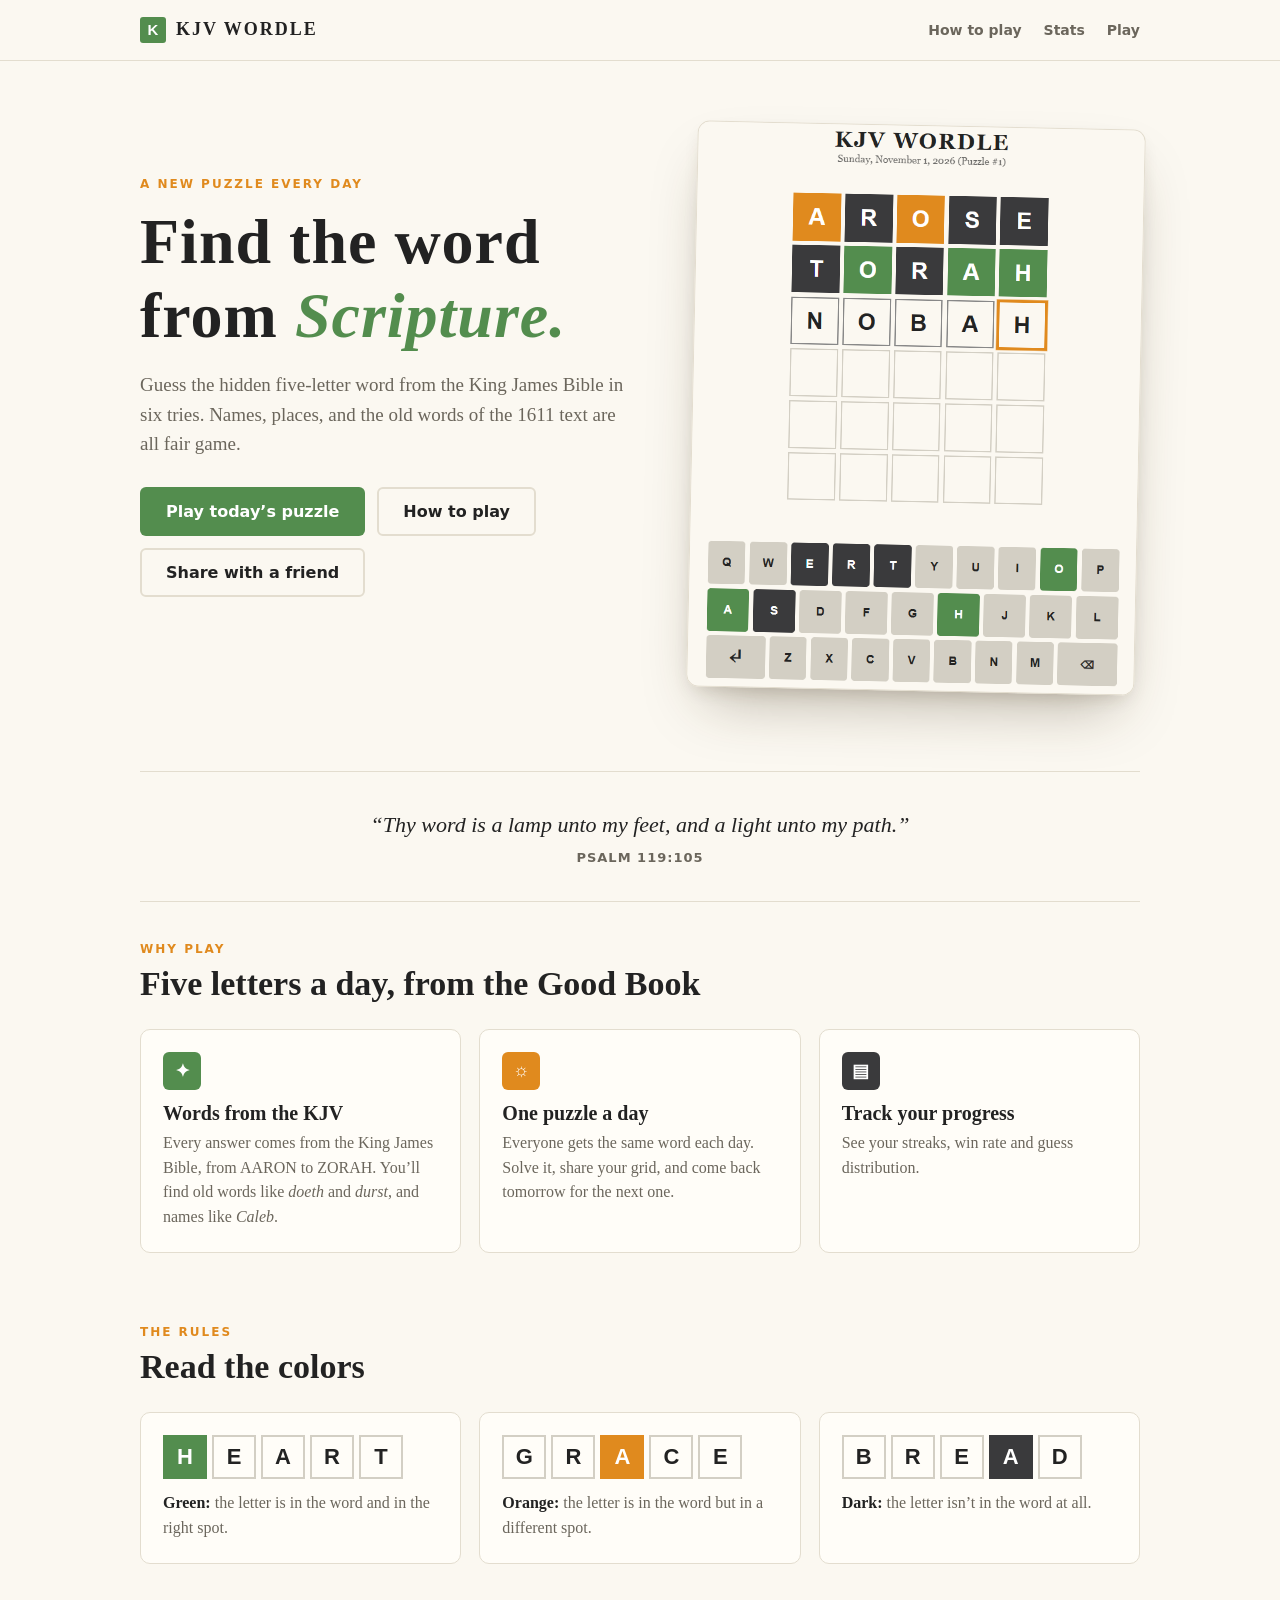
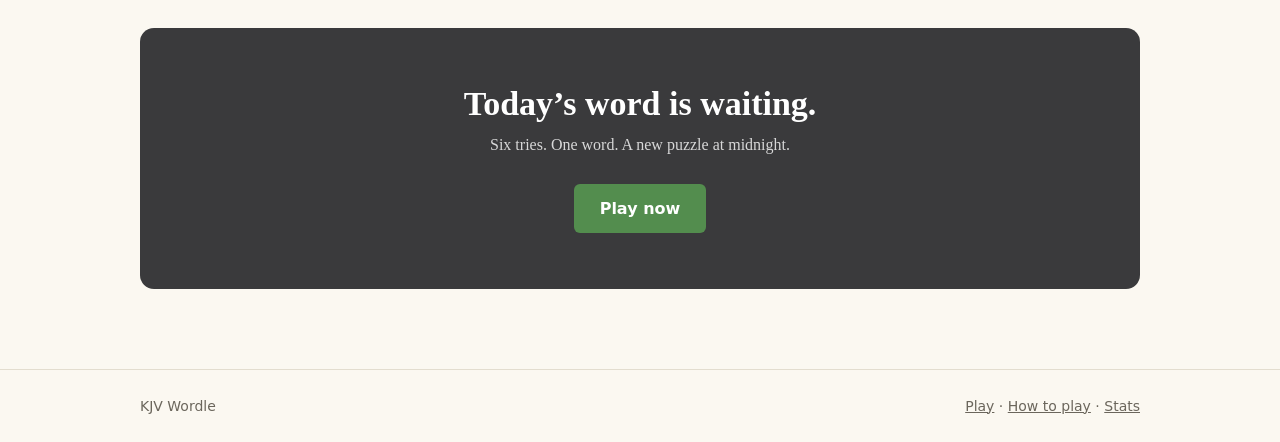
<file: index.html>
<!DOCTYPE html>
<html lang="en">
<head>
<meta charset="utf-8">
<meta name="viewport" content="width=device-width,initial-scale=1">
<title>KJV Wordle — A daily word puzzle from the King James Bible</title>
<meta name="description" content="Guess the five-letter word from the King James Bible in six tries. A new puzzle every day.">
<link rel="stylesheet" href="site.css">
<style>
.hero{display:grid;grid-template-columns:1.05fr .95fr;gap:56px;align-items:center;padding:64px 0 40px}
.hero h1{font-size:clamp(40px,6vw,64px);letter-spacing:1px;margin:14px 0 18px}
.hero h1 em{font-style:italic;color:var(--g)}
.hero p.lead{font-size:19px;color:var(--muted);max-width:30em;margin:0 0 28px}
.cta{display:flex;gap:12px;flex-wrap:wrap;align-items:center}
.live{margin-top:22px;font:14px system-ui,sans-serif;color:var(--muted);display:flex;align-items:center;gap:8px;min-height:20px}
.live .dot{width:8px;height:8px;border-radius:50%;background:var(--g);box-shadow:0 0 0 4px color-mix(in srgb,var(--g) 25%,transparent)}
.shot{position:relative}
.shot img{width:100%;height:auto;display:block;border-radius:12px;border:1px solid var(--line);box-shadow:0 30px 60px -20px rgba(60,45,20,.35),0 8px 20px -8px rgba(60,45,20,.2);transform:rotate(1.2deg)}
.shot::before{content:"";position:absolute;inset:-18px -18px 18px 18px;border:2px solid var(--o);border-radius:14px;opacity:.35;transform:rotate(-2deg);z-index:-1}
.verse{text-align:center;padding:36px 0;border-top:1px solid var(--line);border-bottom:1px solid var(--line);margin:40px 0}
.verse q{font-size:22px;font-style:italic;quotes:"“" "”"}
.verse cite{display:block;margin-top:8px;font:600 13px system-ui,sans-serif;letter-spacing:1px;color:var(--muted);font-style:normal}
.features{display:grid;grid-template-columns:repeat(3,1fr);gap:18px}
.features h3{font-size:20px;margin:12px 0 6px}
.features p{margin:0;color:var(--muted)}
.ic{width:38px;height:38px;border-radius:6px;display:grid;place-items:center;color:#fff;font:700 18px sans-serif}
section h2{font-size:34px;margin:8px 0 26px}
.how{display:grid;grid-template-columns:repeat(3,1fr);gap:18px;margin-top:8px}
.how p{margin:12px 0 0;color:var(--muted)}
.how strong{color:var(--fg)}
.final{text-align:center;padding:56px 20px;margin-top:64px;background:var(--b);color:#fff;border-radius:14px}
.final h2{color:#fff;margin:0 0 10px}
.final p{opacity:.8;margin:0 0 26px}
@media(max-width:860px){.hero{grid-template-columns:1fr;gap:40px;padding-top:40px}.shot{max-width:460px;margin:0 auto}.features,.how{grid-template-columns:1fr}}
</style>
<link rel="manifest" href="manifest.webmanifest">
<meta name="theme-color" content="#1b2a41">
<link rel="icon" type="image/png" href="icon-192.png">
<link rel="apple-touch-icon" href="apple-touch-icon.png">
<meta name="mobile-web-app-capable" content="yes">
<meta name="apple-mobile-web-app-capable" content="yes">
<meta name="apple-mobile-web-app-title" content="KJV Wordle">
</head>
<body>
<header class="site"><div class="wrap">
  <a class="brand" href="index.html"><i>K</i><span>KJV WORDLE</span></a>
  <nav><a href="how-to-play.html">How to play</a><a href="dashboard.html">Stats</a><a href="play.html">Play</a></nav>
</div></header>

<main class="wrap">
  <section class="hero">
    <div>
      <div class="eyebrow">A new puzzle every day</div>
      <h1>Find the word<br>from <em>Scripture.</em></h1>
      <p class="lead">Guess the hidden five-letter word from the King James Bible in six tries. Names, places, and the old words of the 1611 text are all fair game.</p>
      <div class="cta">
        <a class="btn primary" href="play.html">Play today’s puzzle</a>
        <a class="btn ghost" href="how-to-play.html">How to play</a>
        <a class="btn ghost" href="#" id="invite">Share with a friend</a>
        <a class="btn primary" href="#" id="install" style="display:none">Install app</a>
      </div>
      <div class="live" id="live"></div>
      <div id="ios" style="display:none;margin-top:20px;padding:14px 18px;border:1px solid var(--line);border-radius:8px;max-width:30rem">
        <strong>Add KJV Wordle to your iPhone</strong>
        <ol style="margin:8px 0 0;padding-left:20px;line-height:1.6">
          <li>Open this page in Safari.</li>
          <li>Tap the Share button (the square with an arrow).</li>
          <li>Tap Add to Home Screen, then Add.</li>
        </ol>
      </div>
    </div>
    <div class="shot"><img src="screenshot.png" width="678" height="856" alt="A KJV Wordle game in progress: AROSE, then TORAH, with NOBAH being typed in"></div>
  </section>

  <div class="verse"><q>Thy word is a lamp unto my feet, and a light unto my path.</q><cite>PSALM 119:105</cite></div>

  <section>
    <div class="eyebrow">Why play</div>
    <h2>Five letters a day, from the Good Book</h2>
    <div class="features">
      <div class="card"><div class="ic" style="background:var(--g)">✦</div><h3>Words from the KJV</h3><p>Every answer comes from the King James Bible, from AARON to ZORAH. You’ll find old words like <em>doeth</em> and <em>durst</em>, and names like <em>Caleb</em>.</p></div>
      <div class="card"><div class="ic" style="background:var(--o)">☼</div><h3>One puzzle a day</h3><p>Everyone gets the same word each day. Solve it, share your grid, and come back tomorrow for the next one.</p></div>
      <div class="card"><div class="ic" style="background:var(--b)">▤</div><h3>Track your progress</h3><p>See your streaks, win rate and guess distribution.</p></div>
    </div>
  </section>

  <section style="margin-top:72px">
    <div class="eyebrow">The rules</div>
    <h2>Read the colors</h2>
    <div class="how">
      <div class="card"><div class="tiles"><b class="g">H</b><b class="e">E</b><b class="e">A</b><b class="e">R</b><b class="e">T</b></div><p><strong>Green:</strong> the letter is in the word and in the right spot.</p></div>
      <div class="card"><div class="tiles"><b class="e">G</b><b class="e">R</b><b class="o">A</b><b class="e">C</b><b class="e">E</b></div><p><strong>Orange:</strong> the letter is in the word but in a different spot.</p></div>
      <div class="card"><div class="tiles"><b class="e">B</b><b class="e">R</b><b class="e">E</b><b class="b">A</b><b class="e">D</b></div><p><strong>Dark:</strong> the letter isn’t in the word at all.</p></div>
    </div>
  </section>

  <section class="final">
    <h2>Today’s word is waiting.</h2>
    <p>Six tries. One word. A new puzzle at midnight.</p>
    <a class="btn primary" href="play.html">Play now</a>
  </section>
</main>

<footer class="site"><div class="wrap"><span>KJV Wordle</span><span><a href="play.html">Play</a> · <a href="how-to-play.html">How to play</a> · <a href="dashboard.html">Stats</a></span></div></footer>

<script>
const now=new Date(),num=Math.max(0,Math.round((Date.UTC(now.getFullYear(),now.getMonth(),now.getDate())-Date.UTC(2026,10,1))/864e5));

</script>
<script>
document.getElementById("invite").onclick=async e=>{e.preventDefault();const b=e.currentTarget,u=location.origin+location.pathname.replace(/[^\/]*$/,"")+"play.html",t="Try KJV Wordle, a daily five-letter word game with words from the King James Bible.";
try{if(navigator.share){await navigator.share({title:"KJV Wordle",text:t,url:u});return}}catch(x){}
try{await navigator.clipboard.writeText(t+" "+u);b.textContent="Link copied!"}catch(x){prompt("Copy this link:",u)}
setTimeout(()=>b.textContent="Share with a friend",2000)};
</script>
<script>if("serviceWorker"in navigator)addEventListener("load",()=>navigator.serviceWorker.register("sw.js").catch(()=>{}));</script>
<script>
let dp;addEventListener("beforeinstallprompt",e=>{e.preventDefault();dp=e;document.getElementById("install").style.display="inline-block"});
document.getElementById("install").onclick=async e=>{e.preventDefault();if(!dp)return;dp.prompt();await dp.userChoice;dp=null;e.currentTarget.style.display="none"};
</script>
<script>
(function(){var ios=/iPhone|iPad|iPod/.test(navigator.userAgent)||(navigator.platform==="MacIntel"&&navigator.maxTouchPoints>1);
var installed=navigator.standalone||matchMedia("(display-mode: standalone)").matches;
if(ios&&!installed)document.getElementById("ios").style.display="block"})();
</script>
</body>
</html>
</file>
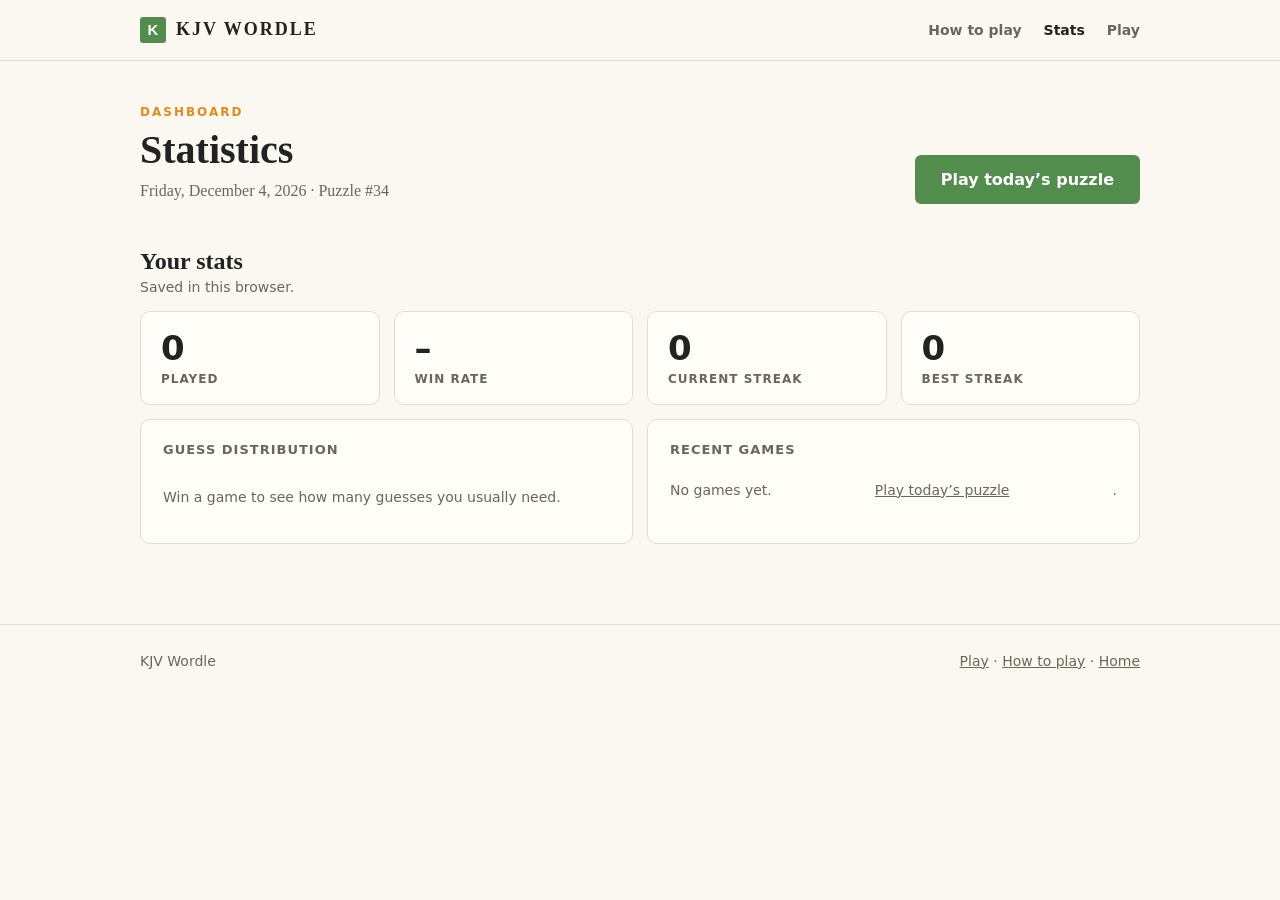
<file: dashboard.html>
<!DOCTYPE html>
<html lang="en">
<head>
<meta charset="utf-8">
<meta name="viewport" content="width=device-width,initial-scale=1">
<title>Stats — KJV Wordle</title>
<link rel="stylesheet" href="site.css">
<style>
.top{display:flex;justify-content:space-between;align-items:flex-end;gap:20px;flex-wrap:wrap;padding:44px 0 8px}
.top h1{font-size:40px;margin-top:8px}
.top p{margin:6px 0 0;color:var(--muted)}
section{margin-top:36px}
section>h2{font-size:24px;margin-bottom:4px}
section>.note{color:var(--muted);font:14px system-ui,sans-serif;margin:0 0 16px}
.kpis{display:grid;grid-template-columns:repeat(4,1fr);gap:14px}
.kpi{padding:18px 20px}
.kpi .v{font:700 34px system-ui,sans-serif;font-variant-numeric:tabular-nums;line-height:1.1}
.kpi .l{font:600 12px system-ui,sans-serif;letter-spacing:1px;text-transform:uppercase;color:var(--muted);margin-top:4px}
.grid2{display:grid;grid-template-columns:1fr 1fr;gap:14px;margin-top:14px}
.card h3{font:700 13px system-ui,sans-serif;letter-spacing:1px;text-transform:uppercase;color:var(--muted);margin-bottom:16px}
.dist{display:grid;gap:7px;font:600 14px system-ui,sans-serif}
.dist .r{display:grid;grid-template-columns:16px 1fr;gap:10px;align-items:center}
.dist .bar{height:24px;background:var(--tile);min-width:28px;border-radius:3px;color:#fff;display:flex;align-items:center;justify-content:flex-end;padding:0 8px;font-variant-numeric:tabular-nums;transition:width .6s ease}
.dist .bar.hi{background:var(--g)}
.dist .bar.zero{color:var(--fg);background:transparent;border:1px dashed var(--tile);justify-content:flex-start}
.games{list-style:none;margin:0;padding:0;font:14px system-ui,sans-serif}
.games li{display:flex;justify-content:space-between;align-items:center;padding:9px 0;border-bottom:1px solid var(--line)}
.games li:last-child{border:0}
.pill{font:700 12px system-ui,sans-serif;padding:3px 9px;border-radius:99px;color:#fff;background:var(--g)}
.pill.x{background:var(--b)}.pill.p{background:var(--o)}
.cols{display:flex;align-items:flex-end;gap:6px;height:180px;padding-top:10px}
.cols .c{flex:1;display:flex;flex-direction:column;justify-content:flex-end;align-items:center;height:100%;gap:6px;font:600 11px system-ui,sans-serif;color:var(--muted);min-width:0}
.cols .s{width:100%;max-width:38px;display:flex;flex-direction:column-reverse;border-radius:3px 3px 0 0;overflow:hidden;min-height:2px;background:var(--line)}
.cols .s i{display:block;background:var(--g)}.cols .s u{display:block;background:var(--tile)}
.cols .c.today .s{outline:2px solid var(--o);outline-offset:2px}
.legend{display:flex;gap:16px;font:13px system-ui,sans-serif;color:var(--muted);margin-top:14px}
.legend span::before{content:"";display:inline-block;width:10px;height:10px;border-radius:2px;margin-right:6px;background:var(--g);vertical-align:-1px}
.legend span.u::before{background:var(--tile)}
.empty{color:var(--muted);font:14px system-ui,sans-serif;padding:16px 0}
.alltime{font:14px system-ui,sans-serif;color:var(--muted);margin-top:14px}
@media(max-width:760px){.kpis{grid-template-columns:repeat(2,1fr)}.grid2{grid-template-columns:1fr}}
</style>
<link rel="manifest" href="manifest.webmanifest">
<meta name="theme-color" content="#1b2a41">
<link rel="icon" type="image/png" href="icon-192.png">
<link rel="apple-touch-icon" href="apple-touch-icon.png">
<meta name="mobile-web-app-capable" content="yes">
<meta name="apple-mobile-web-app-capable" content="yes">
<meta name="apple-mobile-web-app-title" content="KJV Wordle">
</head>
<body>
<header class="site"><div class="wrap">
  <a class="brand" href="index.html"><i>K</i><span>KJV WORDLE</span></a>
  <nav><a href="how-to-play.html">How to play</a><a href="dashboard.html" aria-current="page">Stats</a><a href="play.html">Play</a></nav>
</div></header>

<main class="wrap">
  <div class="top">
    <div><div class="eyebrow">Dashboard</div><h1>Statistics</h1><p id="when"></p></div>
    <a class="btn primary" href="play.html" id="cta">Play today’s puzzle</a>
  </div>

  <section>
    <h2>Your stats</h2>
    <p class="note">Saved in this browser.</p>
    <div class="kpis">
      <div class="card kpi"><div class="v" id="p-played">0</div><div class="l">Played</div></div>
      <div class="card kpi"><div class="v" id="p-win">–</div><div class="l">Win rate</div></div>
      <div class="card kpi"><div class="v" id="p-streak">0</div><div class="l">Current streak</div></div>
      <div class="card kpi"><div class="v" id="p-max">0</div><div class="l">Best streak</div></div>
    </div>
    <div class="grid2">
      <div class="card"><h3>Guess distribution</h3><div class="dist" id="p-dist"></div></div>
      <div class="card"><h3>Recent games</h3><ul class="games" id="p-games"></ul></div>
    </div>
  </section>

</main>

<footer class="site"><div class="wrap"><span>KJV Wordle</span><span><a href="play.html">Play</a> · <a href="how-to-play.html">How to play</a> · <a href="index.html">Home</a></span></div></footer>

<script>
// Must match the puzzle numbering in /play
const EPOCH=Date.UTC(2026,10,1),now=new Date();
const num=Math.max(0,Math.round((Date.UTC(now.getFullYear(),now.getMonth(),now.getDate())-EPOCH)/864e5));
const $=id=>document.getElementById(id),fmt=n=>n.toLocaleString();
const dateOf=p=>new Date(EPOCH+p*864e5).toLocaleDateString(undefined,{timeZone:"UTC",month:"short",day:"numeric"});
$("when").textContent=now.toLocaleDateString(undefined,{weekday:"long",month:"long",day:"numeric",year:"numeric"})+" · Puzzle #"+(num+1);

function dist(el,counts,hi){const max=Math.max(...counts,1);
el.innerHTML=counts.map((n,i)=>'<div class="r"><span>'+(i+1)+'</span><div class="bar'+(n?(i+1==hi?" hi":""):" zero")+'" style="width:'+(n?Math.max(8,n/max*100):0)+'%">'+fmt(n)+'</div></div>').join("")}

// Personal stats from localStorage (one "kjvw<puzzle>" entry per day)
const games={};
for(let i=0;i<localStorage.length;i++){const k=localStorage.key(i),m=/^kjvw(\d+)$/.exec(k);if(!m)continue;
try{const s=JSON.parse(localStorage.getItem(k));if(s&&s.g&&s.g.length)games[+m[1]]=s}catch(e){}}
const done=Object.keys(games).map(Number).filter(p=>games[p].done).sort((a,b)=>a-b);
const won=done.filter(p=>games[p].won);
let max=0,run=0,prev=null;
for(const p of done){run=games[p].won?(prev===p-1?run+1:1):0;max=Math.max(max,run);prev=p}
let streak=0;{let p=games[num]&&games[num].done?num:num-1;while(games[p]&&games[p].done&&games[p].won){streak++;p--}}
$("p-played").textContent=fmt(done.length);
$("p-win").textContent=done.length?Math.round(won.length/done.length*100)+"%":"–";
$("p-streak").textContent=streak;$("p-max").textContent=max;
const pd=[0,0,0,0,0,0];won.forEach(p=>pd[games[p].g.length-1]++);
const todayG=games[num];
if(won.length)dist($("p-dist"),pd,todayG&&todayG.won?todayG.g.length:0);
else $("p-dist").innerHTML='<div class="empty">Win a game to see how many guesses you usually need.</div>';
const recent=Object.keys(games).map(Number).sort((a,b)=>b-a).slice(0,6);
$("p-games").innerHTML=recent.length?recent.map(p=>{const s=games[p];
const pill=!s.done?'<span class="pill p">In progress</span>':s.won?'<span class="pill">'+s.g.length+'/6</span>':'<span class="pill x">X/6</span>';
return '<li><span>#'+(p+1)+' · '+dateOf(p)+'</span>'+pill+'</li>'}).join(""):'<li class="empty">No games yet. <a href="play.html">Play today’s puzzle</a>.</li>';
if(todayG&&todayG.done)$("cta").textContent="Back to today’s game";

</script>
<script>if("serviceWorker"in navigator)addEventListener("load",()=>navigator.serviceWorker.register("sw.js").catch(()=>{}));</script>
</body>
</html>
</file>
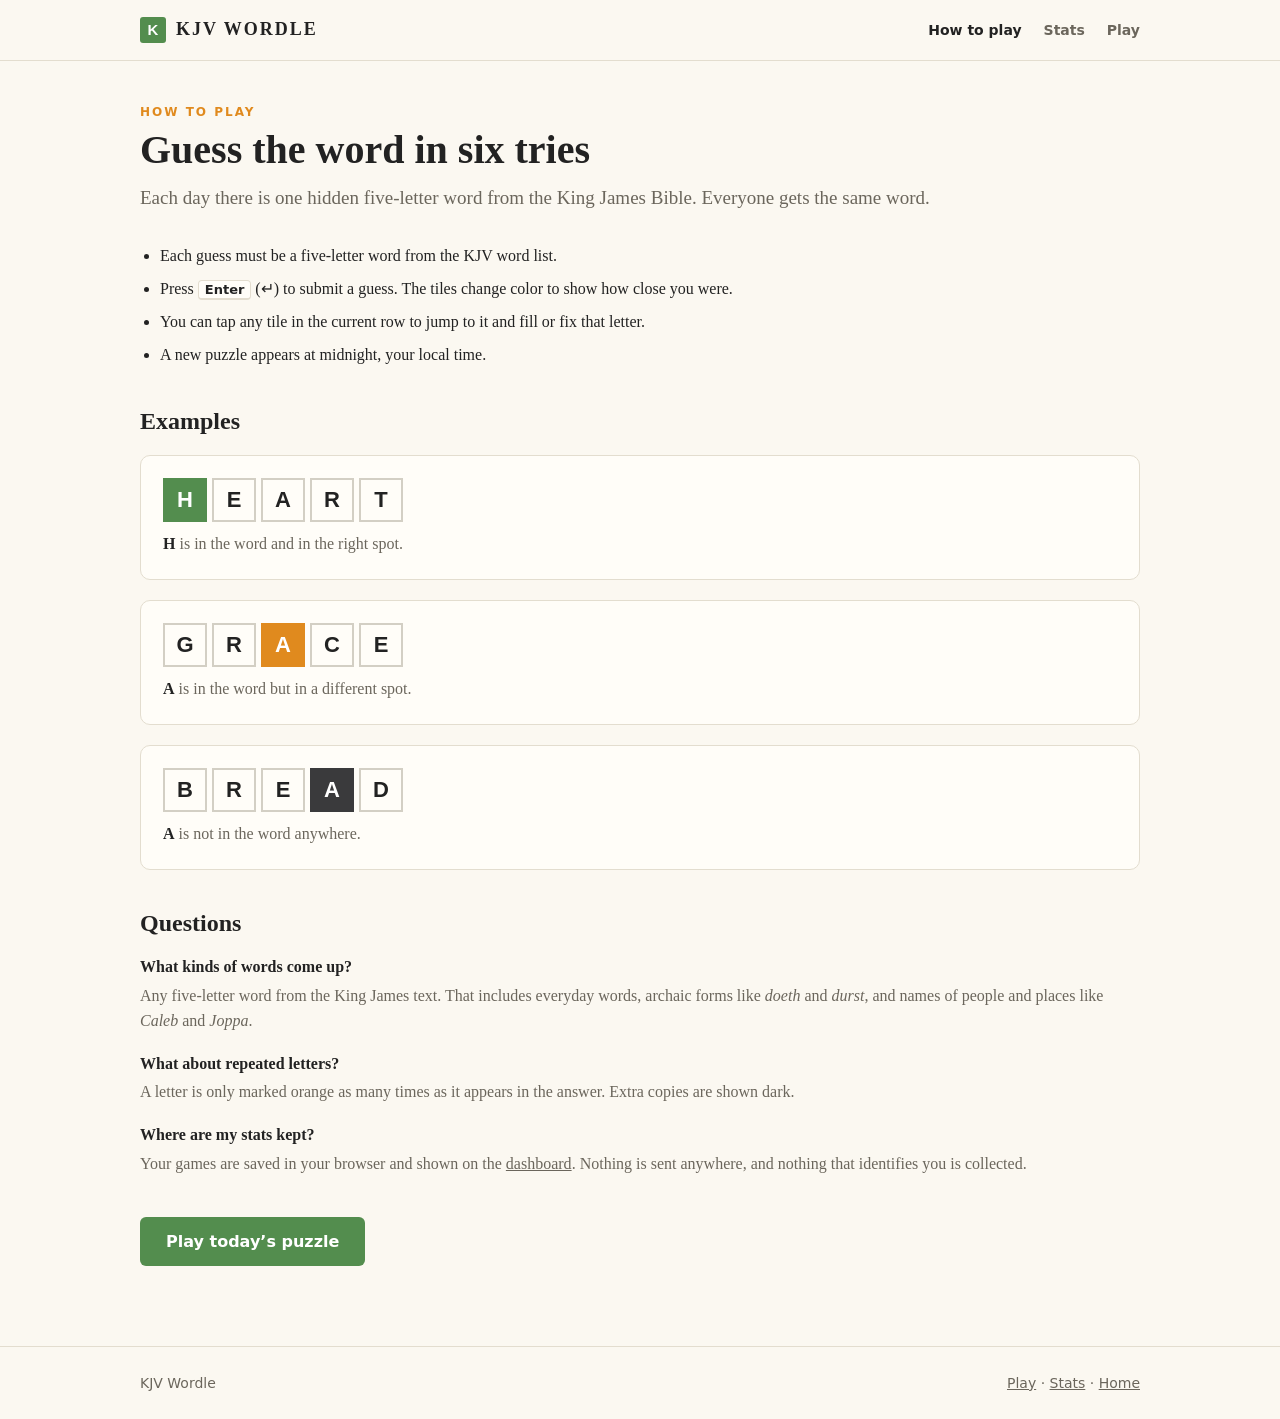
<file: how-to-play.html>
<!DOCTYPE html>
<html lang="en">
<head>
<meta charset="utf-8">
<meta name="viewport" content="width=device-width,initial-scale=1">
<title>How to play — KJV Wordle</title>
<link rel="stylesheet" href="site.css">
<style>
main{max-width:720px}
h1{font-size:40px;margin:8px 0 10px}
.intro{font-size:19px;color:var(--muted);margin:0 0 32px}
h2{font-size:24px;margin:40px 0 12px}
ul.rules{padding-left:20px;margin:0}
ul.rules li{margin:8px 0}
.ex{margin:20px 0}
.ex p{margin:10px 0 0;color:var(--muted)}
.ex strong{color:var(--fg)}
kbd{font:600 13px system-ui,sans-serif;border:1px solid var(--line);border-bottom-width:2px;border-radius:4px;padding:1px 6px;background:var(--card)}
dl{margin:0}dt{font-weight:700;margin-top:18px}dd{margin:4px 0 0;color:var(--muted)}
</style>
<link rel="manifest" href="manifest.webmanifest">
<meta name="theme-color" content="#1b2a41">
<link rel="icon" type="image/png" href="icon-192.png">
<link rel="apple-touch-icon" href="apple-touch-icon.png">
<meta name="mobile-web-app-capable" content="yes">
<meta name="apple-mobile-web-app-capable" content="yes">
<meta name="apple-mobile-web-app-title" content="KJV Wordle">
</head>
<body>
<header class="site"><div class="wrap">
  <a class="brand" href="index.html"><i>K</i><span>KJV WORDLE</span></a>
  <nav><a href="how-to-play.html" aria-current="page">How to play</a><a href="dashboard.html">Stats</a><a href="play.html">Play</a></nav>
</div></header>

<main class="wrap" style="padding-top:44px">
  <div class="eyebrow">How to play</div>
  <h1>Guess the word in six tries</h1>
  <p class="intro">Each day there is one hidden five-letter word from the King James Bible. Everyone gets the same word.</p>

  <ul class="rules">
    <li>Each guess must be a five-letter word from the KJV word list.</li>
    <li>Press <kbd>Enter</kbd> (↵) to submit a guess. The tiles change color to show how close you were.</li>
    <li>You can tap any tile in the current row to jump to it and fill or fix that letter.</li>
    <li>A new puzzle appears at midnight, your local time.</li>
  </ul>

  <h2>Examples</h2>
  <div class="card ex"><div class="tiles"><b class="g">H</b><b class="e">E</b><b class="e">A</b><b class="e">R</b><b class="e">T</b></div><p><strong>H</strong> is in the word and in the right spot.</p></div>
  <div class="card ex"><div class="tiles"><b class="e">G</b><b class="e">R</b><b class="o">A</b><b class="e">C</b><b class="e">E</b></div><p><strong>A</strong> is in the word but in a different spot.</p></div>
  <div class="card ex"><div class="tiles"><b class="e">B</b><b class="e">R</b><b class="e">E</b><b class="b">A</b><b class="e">D</b></div><p><strong>A</strong> is not in the word anywhere.</p></div>

  <h2>Questions</h2>
  <dl>
    <dt>What kinds of words come up?</dt>
    <dd>Any five-letter word from the King James text. That includes everyday words, archaic forms like <em>doeth</em> and <em>durst</em>, and names of people and places like <em>Caleb</em> and <em>Joppa</em>.</dd>
    <dt>What about repeated letters?</dt>
    <dd>A letter is only marked orange as many times as it appears in the answer. Extra copies are shown dark.</dd>
    <dt>Where are my stats kept?</dt>
    <dd>Your games are saved in your browser and shown on the <a href="dashboard.html">dashboard</a>. Nothing is sent anywhere, and nothing that identifies you is collected.</dd>
  </dl>

  <p style="margin-top:40px"><a class="btn primary" href="play.html">Play today’s puzzle</a></p>
</main>

<footer class="site"><div class="wrap"><span>KJV Wordle</span><span><a href="play.html">Play</a> · <a href="dashboard.html">Stats</a> · <a href="index.html">Home</a></span></div></footer>
<script>if("serviceWorker"in navigator)addEventListener("load",()=>navigator.serviceWorker.register("sw.js").catch(()=>{}));</script>
</body>
</html>
</file>
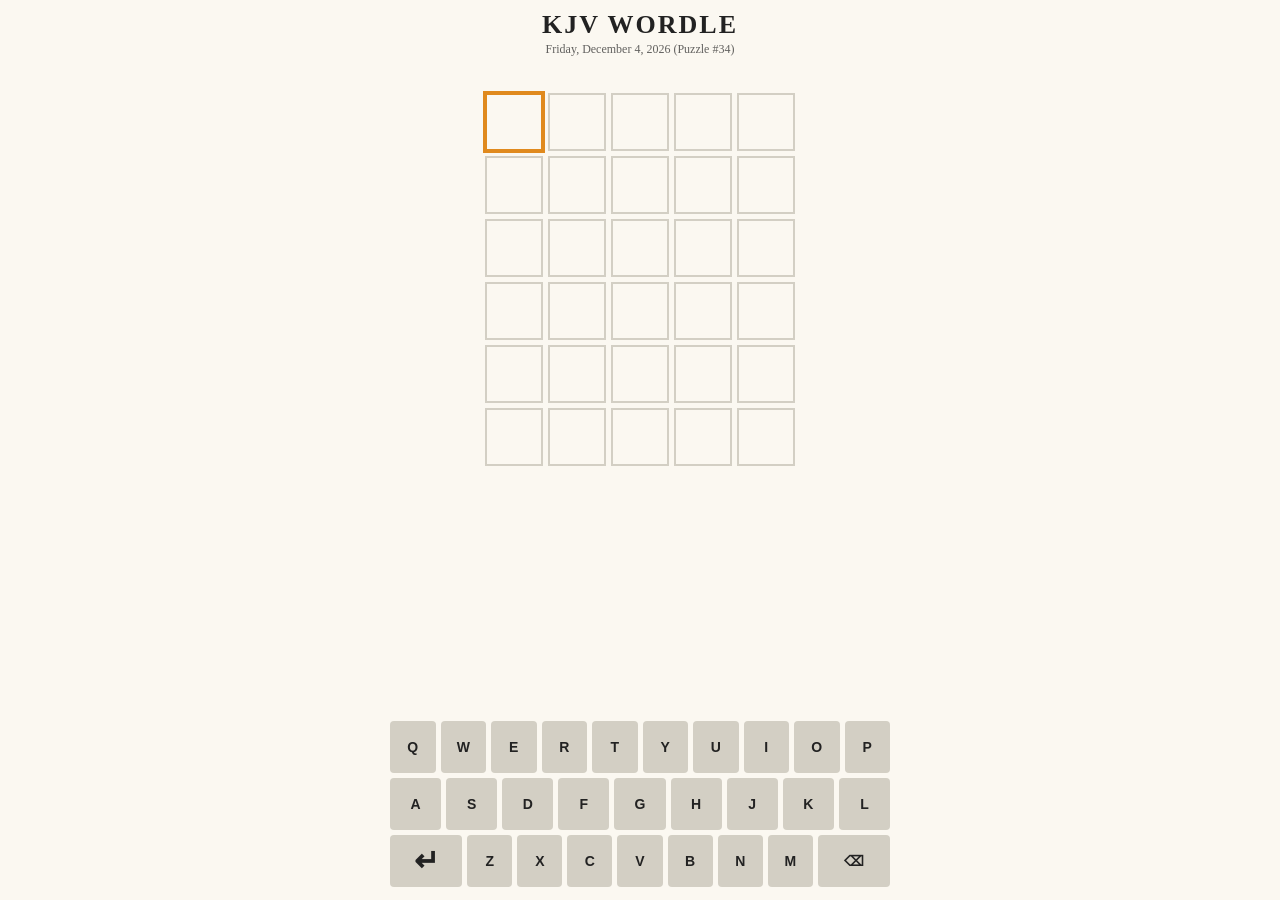
<file: index.html.html>
<!DOCTYPE html><html lang="en"><head><meta charset="utf-8"><meta name="viewport" content="width=device-width,initial-scale=1,viewport-fit=cover,user-scalable=no"><title>KJV Wordle</title><style>
:root{--bg:#fbf8f1;--fg:#222;--tile:#d3cfc4;--g:#538d4e;--o:#e08a1e;--b:#3a3a3c;--key:#d3cfc4}
@media(prefers-color-scheme:dark){:root{--bg:#121213;--fg:#f4f4f4;--tile:#3a3a3c;--key:#818384}}
*{box-sizing:border-box}html,body{margin:0;height:100%;background:var(--bg);color:var(--fg);font-family:Georgia,serif}
body{display:flex;flex-direction:column;align-items:center;padding:env(safe-area-inset-top) 8px env(safe-area-inset-bottom)}
h1{margin:10px 0 2px;font-size:26px;letter-spacing:2px}.sub{font-size:12px;opacity:.7;margin-bottom:6px}
#msg{height:24px;font:600 14px sans-serif}
#board{display:grid;grid-template-rows:repeat(6,1fr);gap:5px;margin:6px 0}
.row{display:grid;grid-template-columns:repeat(5,1fr);gap:5px}
.t{width:min(14vw,58px);height:min(14vw,58px);border:2px solid var(--tile);display:flex;align-items:center;justify-content:center;font:700 28px sans-serif;text-transform:uppercase}
.t.f{border-color:#888}.t.sel{border-color:var(--o);box-shadow:0 0 0 2px var(--o)}.t{cursor:pointer;touch-action:manipulation}.t.g,.t.o,.t.b{color:#fff;border-color:transparent}
.g{background:var(--g)}.o{background:var(--o)}.b{background:var(--b)}
.shake{animation:sh 1.2s}@keyframes sh{0%,100%{transform:translateX(0)}5%,15%,25%,35%,45%,55%,65%,75%,85%,95%{transform:translateX(-7px)}10%,20%,30%,40%,50%,60%,70%,80%,90%{transform:translateX(7px)}}.flip{animation:fl .5s ease-in-out}.k.ent{font-size:30px;line-height:1}@keyframes fl{0%{transform:rotateX(0)}50%{transform:rotateX(90deg)}100%{transform:rotateX(0)}}
#kb{width:100%;max-width:500px;margin-top:auto;padding-bottom:8px}
.kr{display:flex;gap:5px;justify-content:center;margin:5px 0}
.k{flex:1;height:52px;border:0;border-radius:4px;background:var(--key);color:var(--fg);font:700 14px sans-serif;text-transform:uppercase;padding:0}
.k.g,.k.o,.k.b{color:#fff}.k.g{background:var(--g)}.k.o{background:var(--o)}.k.b{background:var(--b)}.k.wide{flex:1.6}
#end{display:none;text-align:center;margin:6px}
#end button{font:700 16px sans-serif;padding:10px 18px;border:0;border-radius:6px;background:var(--g);color:#fff}
</style></head><body><h1>KJV WORDLE</h1><div class="sub" id="sub"></div><div id="msg"></div><div id="board"></div>
<div id="end"><div id="res" style="margin-bottom:8px"></div><button id="share">Share</button><div id="cd" style="font:12px sans-serif;margin-top:6px;opacity:.7"></div></div>
<div id="kb"></div><script>
const ANS="aaron abdon abhor abiah abide abiel abihu abiud abner abode about above abram achan achaz achim achor added adiel admah adnah afore after again agree ahava ahiah ahiam ahira ahlai akkub alarm alien alike alive allon aloes alone along aloud alpha altar alush alway amasa amend ammon amnon among amram anath angel anger angry annas apart aphek apple areli argob ariel arise armed arnon aroer arose arpad array arrow arvad asaph ashan asher ashes ashur aside asked asses assir assos assur attai avith avoid awake aware awoke azgad azmon azzah babel babes backs baken baker balak bands banks barak bases bason bathe baths beams beard beast bebai bedad bedan beeri began begat beget begin begun being belly berea bered beryl besai beset besor bezai bezek bezer bible binea birds birth black blade blast bless blind blood board boast bohan bonds bones books borne bosom bough bound bowed bowls brake brass bread break brick bride bring brink broad brook build built bukki bulls bunni burnt burst cabul cakes calah caleb camel camps canst carmi carry catch cause caves cease cedar chaff chain chase cheek cheer chest chief child chose clave clean clear clods close cloth cloud coals coast coats cords couch could count court cover covet cozbi craft creep crete cried cross crown cruel cruse cubit curse cushi cyrus dagon daily dance david deals dealt death debir dedan deeds demas depth derbe deuel devil diana dibon didst dieth dimon dinah ditch doers doest doeth doing doors doted doubt dough doves drams drank drave drawn dread dream dress dried drink drive dross drove drunk dukes dumah durst dwell dwelt dying eagle early earth eaten edrei eglah eglon egypt eight ekron elath eldad elder elect eliab eliah eliam elias eliel elihu eliud eloth emims empty ended endor enemy enjoy enoch enter entry ephah epher ephod equal erred error esrom etham ethan ether every evils exact exalt excel ezbon faces faint fairs faith false fault feast felix fetch fever field fiery fifth fifty fight first fixed flame flesh flies flint flock flood floor flour folds folly fools force forth forts forty found fowls foxes frame frogs frost fruit fully gaash gahar gaius galal gareb gatam gates gazer gazez gebal gedor gerar gezer ghost giant gifts gihon giloh given glass glean glory goats godly goest goeth going golan gomer goods gourd gozan grace grain grant grape grass grate grave great greek green greet grief grind groan grope grove grown guard guide guile habor hadad hadar hadid hadst hagar haggi hairs hairy halah halak haman hamor hamul hanan hands hanun haply happy haran harim harps haste hasty hated haven hazor heads heaps heard heart heave heavy heber hedge hegai heirs helah helam helek helem helez helon heman hence herbs herds herod hewed hezir hills hinds hirah hiram hired hobab holds holes holon homer honey hoofs hooks hoped horeb horns horse hosah hosea hosts house huram ibhar ibzan idols image imlah immer imnah india inner isaac isles issue italy ittai ivory izhar jabez jabin jacob jahaz jakim james jamin jarah jareb jared jarha jarib jason javan jazer jebus jeiel jerah jered jesse jesus jetur jeush jewry jezer joash jobab joint jonah jonas joppa joram joses judah judas judge kanah kedar kenaz keros kinds kings knees knife knops known korah laban laden laish lambs lamps lands large latin laugh laver learn least leave leper liars libni libya liers liest lieth light liken linen lions lived liver lives locks lodge lofty loins looks loops loose lords lotan loved lower lowly lucre ludim lusts lydda lydia lying madai madon magog mahli maids maker males mamre manna marah march marry massa means meats medad medan medes media merab mercy mered merom merry mesha micah micha midst might millo minds mirth mitre mixed money month moons moreh moses mount mourn mouth moved mules mushi myrrh mysia nabal nadab nahor nahum nails naked named names naomi nebat necho necks needs needy never night ninth nisan nobah noble nogah noise north nurse oboth ocran offer often olive omega ophel ophir order orion ornan orpah oshea other ought owner ozias padon pallu palms palsy pangs paran parts paths peace pekah pekod peleg pelet pence penny perez perga peter piece pinon pipes pitch place plain plant plead pluck point polls pools porch posts pound power press price pride proof proud prove psalm punon purge purim purse queen quick quiet quite rabbi rahab raise ramah raven razor reach ready realm rebel reeds rehob rehum reign reins rekem renew repay reuel rezin ribai rider right rings risen river roast robes rocks roman rooms roots ropes rough round royal rufus ruled ruler sacar sacks sadoc saint saith sakes salah salem sallu salma sarah sarai sarid satan saved scall scorn scrip seals seats seeds seers seest seeth segub selah seled senir serah sered serug serve seven shake shall shalt shame sharp shaul shave sheaf sheba sheep shema sheth sheva shine ships shoes shone shook shoot shore short shout shuah shual shuni sides sidon siege sight signs sihon sihor silas simon sinai since sixth sixty skies skill skins skirt skull slack slain sleep slept sling small smell smite smoke smote snare sober socoh sodom soles songs sorry sorts sotai souls sound south sowed sower space spain spake spare speak spear speed spend spent spice spied spies spoil spoon sport spots staff stand stars state stead steal steep steps stick still stink stock stole stone stony stood store stork storm straw strip stuff sware swear sweet swift swine sword sworn syene syria table tabor tahan tails taken tamar tarah tares tarry taste teach tears teeth tekoa telem teman tempt tenth tents terah thank their there these thick thief thigh thine thing think third thorn those three threw throw thumb tibni tidal times timna tiras tithe titus token tombs tongs tooth topaz touch tower towns trade tread trees trial tribe tried troas trode troop truly trust truth tubal twain twice twins tyrus uncle under until uphaz upper urged uriah uriel useth usury uthai utter uzzah value vexed vials vines visit voice vomit vowed wages walls wares waste watch water waved waves waxed waxen weary weeks weigh wells wheat wheel where which while white whole whore whose whoso widow winds wings wiser wives woman women words works world worms worse worth would wound wrath wrest write wrong wrote wroth years yield young yours youth zabad zabdi zadok zarah zattu zebah zebul zedad zelah zelek zepho zerah zered zidon zimri zobah zohar zorah".split(" "),ALL=new Set("aaron abana abase abbas abbey abdon abdul abhor abiah abida abide abiel abihu abiud abner abode abort about above abram abuse accad accho achan achar achaz achim achor achsa acids acorn acres acted actin acton actor acura acute adami adams adapt addan addar added adder addon adept adiel adina adino adlai adler admah admin admit adnah adobe adopt adore adorn adria adult aedst aegis aenon afoot afore after again agate agent agile aging agnes agone agony agree ahava ahban ahead ahiah ahiam ahian ahira ahlab ahlai ahmad ahmed ahoah aiath aided aides aiken ailed aimed aimee aired aires aisle akira akkub akron alain alamo alarm album alert alexa algae algum aliah alian alias alice alien align alike alito alive allah allan allen alles alley allon allow alloy almon almug aloes aloha alone along aloof aloth aloud alpha altar altec alter alton alush alvah alvan alvin alway amana amasa amber amend amiga amino amish amiss ammah ammon amnon among amour ample amram anand anani anath andre angel anger angie angle anglo angry angst angus aniam anime anise anita ankle annan annas annex annie annoy annum antec anton anvil aopen apace apart aphek aphik apnic appii apple apply april apron arabs arbah arbor archi arden ardon areas areli arena argob argos argue argus arial arieh ariel aries arise armed armor arnan arnon arodi aroer aroma arose arpad array arrow aruba arvad arxiv asaph ascii asean ashan asher ashes ashur asian asics aside asiel asked asnah aspen assay asses asset assir assoc assos assur aston astra astro atari atlas atoms attai attic audio audit autor autos avail avant avaya avery avian avims avith avoid avril await awake award aware awful awoke axial axiom azbuk azgad aziel aziza azmon aztec azzah azzan azzur baale baali baana baara babel babes backs bacon baden badge badly baird baked baken baker balac balah balak balls bamah banco banda bands banff banjo banks barak barge barns baron barre barry basal based basel baser bases basic basil basin basis bason batch bates bathe baths baton bauer bavai bayer bayou beach beads beams beans beard bears beast beats bebai becky bedad bedan beech beera beeri beers began begat beget begin begun beige being bekah belah belch bella belle bells belly below belts bench benin benny berea bered berry beryl besai beset besom besor betah beten betsy betty bezai bezek bezel bezer bible biker bikes bills billy binds binea bingo birch birds birth bison bitch bites black blade blair blake blame blanc bland blank blast blaze bleed blend bless blind bling blink bliss blitz block blogs blond blood bloom blown blows blues bluff blunt blush board boast boats bobby bogus bohan boils boing boise bolts bombs bonds bones bonus boobs books boone boost booth boots booty booze bored boris borne bosch bosom bosor botch bough bound bowed bowel bowen bowie bowls boxed boxer boxes boyle bozez brace brady bragg brain brake brand brass bratz braun brave bravo bread break breed brent brett brian bribe brick bride brief brier bring brink broad brock broke bronx brood brook broom broth brown bruce bruit bruno brush brute bryan bryce bubba bucks buddy buena buffy buggy buick build built bukki bulbs bulky bulls bully bumps bunah bunch bunni bunny burke burma burns burnt burst busch buses bushy busty butch butte butts buyer byrne byron bytes cabin cable cabul cache cadet cafes cages cairo cajun cakes calah caleb calls calno calve camel cameo camon campo camps canal candy canoe canon canst capri carat carbs cards cared cares carey cargo carla carlo carly carmi carol carry carte carts cases casey casio casts catch cater cathy cauls cause caves cdrom cease cecil cedar celeb cello cells cents cette chaff chain chair chalk champ chang chant chaos chapt charm chars chart chase chats cheap cheat check cheek cheer chefs cheng chess chest chevy chick chico chide chief child chile chili chill china ching chios chips chiun chloe chode choir choke chops chord chose chris chuck chung chunk churl chuza ciara cider cigar cimel cindy circa cisco cited cites civic civil claim clair clamp clans clara clare clark clash clasp class claus clave claws clean clear cleft clerk click cliff clift climb clint clips clive cloak clock clods cloke clone close cloth cloud clown clubs clues clyde coach coals coast coats cobra cocks cocoa cocos codec coded codes codex coeur cohen coils coins colby colds colin colon color colts combi combo combs comes comet comfy comic comix comma comme conan condo cones coney congo const cooke cooks coral corba cords corel cores corey corps cosam costa costs cotes couch cough could count coupe court cover covet cowan cozbi crack craft craig crane crank craps crash crate crave crawl crazy cream creed creek creep creme crept crest crete crews cribs cried cries crime crisp croft croix crops crore cross crowd crowe crown crows crude cruel cruse crush crust crypt cuban cubes cubic cubit cuffs cunts cured cures curly curry curse curve cushi cutie cyber cycle cymru cyrus czech daddy dagon daily dairy daisy damon dance danny dansk dante darby darda darth darts daryl dated dates datum davey david davis deals dealt deans death debir debit debra debts debug debut decal decay decks decor dedan deeds deems deeps deere defer degli deity dekar delay delhi della delle delta demas demon demos demux denim denis denny denon dense depot depth depts derbe derby derek derry desks deter detox deuel devel devil devon dewey dhtml diana diane diary dibon dibri dicke dicks didnt didst diego diese diest dieth diets diffs diggs digit dildo dimon dinah dinar dined diner diode dirty disco discs disks ditch ditto diver dixie dixon dizzy dmesg docks dodai dodge doers doest doeth doing dolby dolce dolls dolly donna donor doors doris doses doted doubt dough dover doves downs dowry doyle dozen draft drain drake drama drams drank drave drawn draws dread dream dregs dress dried drift drill drink drive drops dross drove drown drugs drums drunk dryer duane dubai ducks duffy dukes dumah dummy dumps dunes dunno duran durst dusty dutch duvet dwarf dwell dwelt dying dylan dyson eager eagle earch eared early earns earth eased eaten eater eaton ebony ebook ecard econo eddie edgar edged edges edify edith edits edrei edwin eglah eglon egypt eight ekron elath elbow eldad elder elead elect elena eleph elgin eliab eliah eliam elias eliel elihu elika eliot elisa elite eliud eliza ellen ellis elmer eloth elton elves elvis emacs email embed emery emily emims emins emmor emory empty emule enact ended endif endor endow enema enemy engel enjoy enoch enosh enron ensue enter entre entry envoy ephah ephai epher ephod epoch epoxy epson equal equip erase erech erect erica erika ernie ernst erred error erwin eshek esmtp esrom essay essex estee ester etham ethan ethel ether ethic ethni ethyl euros evans event every evils evite eweek ewing exact exalt exams excel exile exist exits expat expel extol extra ezbai ezbon ezine faber fable faced faces facet facto facts faded fails faint faire fairs fairy faith fakes falls false falun famed fancy fanny fared fares fargo farms faroe fatal fatty fault fauna favor faxes fears feast fedex feeds feels feign felix femme fence fendi ferry fetal fetch fetus fever fewer fgets fiber fibre field fiery fifth fifty fight filed files fills filme films filth final finch finds fined finer fines fiona fired fires firms first fists fitch fitly fixed fixes flags flair flame flare flash flats flaws fleet flesh flick flies flint flirt float flock flood floor flora flour flown flows floyd fluid fluke flush flute flyer flynn foals focal focus folds foley folio folks folly fomit fonts foods fools force fords forex forge forks forma forms forte forth forts forty forum fotos found fowls foxes frail frame franc frank franz fraud fread freak freed fresh freud fried fries frist fritz frogs front frost fruit fucks fudge fuels fully funds fungi funky funny furry fused futon fuzzy gaash gabon gaddi gaham gahar gains gaius galal gamer games gamma gamul gangs gaped garde gareb garry garth gases gatam gated gates gator gauge gavin gazer gazez gears gebal geber gebim gecko geder gedor geeks geese geile genes genet genie genoa genre gents genus geoff georg gerar gerry getty geuel gezer ghana ghost giant gibbs gibea gidom gifts gihon giles giloh gimme gimzo girls gispa given giver gives gland glare glass glaze glean glede glenn glibc glide globe glory gloss glove gmail gnash gnome gnupg goads goals goath goats godly goest goeth going golan gomer gomez gonna goods goofy goose gored gorge gotta gould gourd gowns gozan grabs grace grade grady graff graft grain grams grand grant grape graph grasp grass grate grave gravy great greed greek green greer greet gregg grids grief grill grimm grind grips groan groom grope gross group grove grown grows guard gucci guess guest guide guido guild guile guilt gupta gurus gypsy habit habor hacks hadad hadar hadid hadst hagab hagar hagen haggi hague haiku hairs hairy haiti halah halak haley halle halls haman hamas hamor hamul hanan hands handy hanes hangs hanks hanna hanoi hanun haply happy haran hardy harim harod harps harry harsh harts harum haruz haste hasty hatch hated hates haunt haute haven havoc hawks hayes hazel hazor heads heady heaps heard hears heart heath heave heavy heber hedge heels hegai heidi heinz heirs helah helam heleb heled helek helem helen helez helix hello helon helps helve hemam heman hence henri henry henti herbs herds heres herod heron hertz hesed heuer hewed hewer hezir hezro hicks hides highs hikes hilen hills hindi hinds hindu hines hinge hints hipaa hirah hiram hired hires hitch hoary hobab hobah hobbs hobby hodge hogan hoham holds holes holly holon homam homer homes homme honda honey honor hoods hoofs hooks hoops hoped hopes horam horde horeb horem horns horny horse hosah hosea hosen hoses hosts hotel hotly hough hound hours house hover howto httpd https huang huber hukok human humor humps hunks hunts hurai huram huron hurry hurst hurts husks husky hutch hyatt hydro hymns hyper ibhar ibiza ibook ibzan icann icing icons iconv idaho ideal ideas idiot idols ifdef igeal illus image imlah immer imnah imply imrah inbox incur index india indie infor infos infra inlet inlog inner inode input intel inter intra intro ionic ipods ipsec iraqi irene irish irons irony irwin isaac iscah ishma ishod ishui islam isles ispah issue isuah isuzu italy itchy items ithai ithra ittai ivory izhar jaala jabal jabez jabin jacks jacob jadau jadon jagur jahaz jahdo jaime jakan jakeh jakim jalon james jamie jamin janet janis janna janum japan japho jarah jareb jared jarha jarib jason javan jazer jaziz jboss jeans jebus jehud jeiel jelly jenna jenny jerah jered jerry jesse jesui jesus jetta jetur jeuel jeush jewel jewry jezer jiang jihad jimmy jimna joash jobab jogli johan johns joins joint joker jokes jokim jolie jolla jolly jonah jonan jonas jones joppa jorah jorai joram jorge jorim josef joses joyce joyed jubal jucal judah judas judea judge juice juicy jules julia julie julio jumbo jumps junia kabul kanah kanye kappa karen karin karma kathy katie kauai kayak kazaa keane kedar keene keeps keith kelly kenan kenaz kenny kenya keros kerry kevin kezia keziz khaki kicks kills kinah kinda kinds kings kinja kinky kiosk kirby kishi kison kites kitts kitty klaus klein knead kneel knees knife knobs knock knops knots known knows kodak korah korea kraft krona krone kuala kudos kudoz kumar kylie kyoto laban label labor lacey lacie lacks laded laden lagos lahad lahmi laish lakes lakum lamar lambs lamps lance lands lanes lange lanka lapse large largo larry lasea laser lasha lasik lasts latch later latex latin laugh laura laver layer layup leach leads leafs leaks learn lease leash least leave lecah leeds leeks legal leica leigh lemma lemon lenny lenox leone leper leroy lesbo letra level lever levin lewis lexar lexus liars libby libni libre libya liens liers liest lieth lifts light ligne liked liken likes likhi lilac lille lilly limbs limit linda lined linen liner lines links linus linux lions lipid liste lists liter litre lived liver lives lloyd loads loans lobby local locke locks locus lodge lofty logan logic login logon logos lohan loins looks loops loose lopez lords loren loser loses lotan lothe lotto lotus louie louis loved lover loves lovin lower lowly lowry loyal lubim lucas lucia lucie lucky lucre ludim luigi lunar lunch lungs lupus lusts lusty luton luxor lycia lycos lycra lydda lydia lying lymph lynch lynne lyons lyric maath macao macau machi macon macos macro madai madam madon mafia magic magna magog mahal mahli mahol maids mails maine mains maint maize major makaz maker makes malay males malik malls malta mambo mamma mamre mandy maneh manga mango mania manic manly manna manor maoch maori maple marah march marco mardi maria marie marin mario marks marry marsh marty masks mason massa masts match mateo mater mates maths matic matri matte maven maxim mayan maybe mayen mayer mayor mazda mccoy mcgee mckay meade meals means meant meats mecca medad medal medan medes media meets megan mehir meier melea melon memos menan menlo ments menus merab merck mercy mered meres merge merit merom meroz merry mesha messy metal meted meter metre metro meyer miami micah micha micro midst miele might mikes milan milch miles milfs milky millo mills mimic minds miner mines minni minor minus mirma mirth misco missy misty mitch mites mitre mixed mixer mixes mizar mkdir mobil modal model modem modes moist molds moles molid molly momma mommy monde mondo monet money monks monte month monty moods moody moons moore moose moral moran moreh morse moses motel motif motor motto mould mound mount mourn mouse mouth moved mover moves movie mower mozah mpegs msgid msnbc muddy mules multi mummy mundo mural mused mushi music musik myers myrrh mysia mysql myths nabal nadab nader nafta nagge naham nahbi nahor nahum naics nails naive naked named names nancy nanny naomi nasal nasty natal nauru naval navel naves nazis nebai nebat necho necks needs needy negro nehum neiel nekeb nelly nepal nerve nests neuro never nevis newer newly nexus nezib nicer niche nicht nicky nifty nigel niger nigga night nikki nikon ninja ninth nisan nitre nitro nixon nobah nobel noble nodab nodes nogah nohah noise noisy nokia nolan nomad norma norms norsk north noses notch noted notes notre novak novel nudes nuevo nurse nylon oasis oaths obese oboth occur ocean ocran octet oddly odour offer often ofthe ogden oiled older olive olsen olson omaha omega omers onion onset opens opera ophel ophir ophni opium oprah opted optic optio orbit order organ orion ornan orpah ortho ortiz osaka osama oscar oshea otago other othni otter ought ounce outer outta ovens owens owest oweth owing owned owner oxide oxley ozias ozone pablo paced paces packs padan paddy padon pagan pager pages paige pains paint pairs palal palau pallu palma palms palsy palti panda panel pangs panic pants panty paolo paper papua param paran paris parks parma parry parse parte parts party pasta paste patch patel paths patio patti patty paula paulo pause paved pavel paxil payed payer payne peace peach peaks pearl pedal pedro peers peggy pekah pekod peleg pelet penal pence penis penny pepsi perch percy peres perez perga peril perky perry perth pesos pests peter petit petra petty pgsql phase phebe phone phono photo phpbb piano picks piece piety piles pills pilot pinch pines pings pinon pinot piped piper pipes piram pison pitch pivot pixar pixel pixma pizza place plaid plain plane plank plano plans plant plata plate plato playa plays plaza plead plone plots pluck plugs plume plump plush pluto poems poets point poker polar poles polio polka polls polly ponds poole pools poppy popup porch porno porto ports posed poser poses posix posts potty pouch pound power prada pratt press price pride prima prime print prior prism privy prize probe promo prone proof props prose proto proud prove provo proxy prune prweb psalm psych puffy puget pulls pulse pumps punch punon punta pupil puppy purer purge purim purse pussy putin qaeda qatar quads quail quake quark quart quasi queen queer query quest queue quick quiet quilt quinn quite quota quote quran qwest rabbi racer races racks radar radio ragau raged rahab raham rahel raids rails rains rainy raise rakem rally ralph ramah ramon ramps ranch randy range ranks rants raped rapha raphu rapid rated rates ratio raton raven raves ravin razor reach react reads ready reaia realm rebel recap recon recor reeds reefs reels reese refer regal reged regem regex regis rehab rehob rehum reich reign reiki reina reins reits rekem relax relay remit remix renal renee renew rents repay repec reply resen reset resid resin rests retro reuel reuse revue reyes rezia rezin rezon rhesa rhino rhoda rhode rhyme ribai rican ricci ricky ricoh rider rides ridge rifle right rigid riley rings rinse riots risen rises risks risky rites rival river roach roads roast robes robin robot robyn rocco roche rocks rocky rodeo roger rogue roles rolex rolls roman romeo roofs rooms roots ropes rosen roses rosie rossi rotor rouge rough round rouse route rover rowan rowed royal royce ruben rubin ruddy rufus rugby ruins ruled ruler rules rumah rumor rupee rural russo rusty ryder sable sabre sabta sacar sachs sacks sadly sadoc safer sagem sails saint saith sakai sakes salad salah salem sales salim salle sallu sally salma salon salsa salts salty samba sammy samoa samos samui sands sandy santa santo sanyo sarah sarai sarid saron sasha sassy satan satin satyr sauce saudi sauna saved saver saves savoy savvy sawed saxon sbjct scale scall scalp scams scans scant scare scarf scars scart scary scene scent sceva scifi scion scoff scoop scope score scorn scots scott scout scrap screw scrip scrub scuba sdram seals seams sears seats sebat sechu secsg sedan seeds seeks seems seers seest seeth segub seiko seite seize selah seled sells semei semen sendo sends seneh senir sense seoul serah sered serge serie serif serug serum serve servo sesso setup seven sever sewed sewer sexes shack shade shady shaft shage shake shall shalt shama shame shane shank shape share shark sharm sharp shaul shaun shave shawn sheaf sheal shear sheba sheds sheep sheer sheet shelf shell shema sherd sheth sheva shift shimi shine shiny ships shire shirt shiza shobi shock shoco shoes shone shook shoot shops shore shorn short shots shout shown shows shred shrek shrub shuah shual shuni shure siaha sided sides sidon siege siena sieve sighs sight sigma signs sihon sihor silas silky silla silly silva simon simri sinai since sinew singh sings sinim sinks sinus sioux sirah siren sissy sites sivan sixth sixty sized sizes skate skies skill skins skirt skoda skull skype slack slain slang slant slash slate slave sleek sleep slept slice slick slide slime sling slips sloan slope slots sluts smack small smart smash smear smell smile smite smith smoke smoky smote snack snail snake snaps snare sneak snoop snort snout snowy soaps sober sobre socho socio socks socoh sodom sofas sofia soils solar soles solid solos solve sonar songs sonia sonic sonny sorek sorer sores sorry sorts sotai souls sound soups south sowed sower space spade spain spake spank spans sparc spare spark spawn speak spear specs speed spell spend spent sperm spice spicy spied spies spike spill spilt spine spins spite split spoil spoke spool spoon sport spots spray spree spued spurs squad squid stack stacy staff stage stain stair stake stalk stall stamp stand stank stare stark starr stars start stash state stats stays stead steak steal steam steel steep steer stein stems steps stern steve stick stiff still sting stink stirs stock stoke stole stone stony stood stool stoop stops store stork storm story stout stove stowe strap straw stray strip strut stuck studs study stuff stump stunt style suche sucks sudan suede sugar suite suits sunni sunny suomi super suppl supra surge susan sushi susie sutra swamp sware swarm swear sweat sweep sweet swell swept swift swine swing swirl swiss swoon sword sworn syene synth syria syrup table taboo tabor tahan tahoe tails taken taker takes tales talks tally tamah tamar tamed tamil tammy tampa tango tanks tanya taped taper tapes tarah tarea tares tarot tarry tasks taste tasty taunt taxed taxes taxis taxon teach teams tears tease teats tebah techs teddy teens teeth tekel tekoa telah telem tells teman tempe tempo temps tempt tends tenor tense tenth tents terah terms terra terre terri terry tesco tests tetex texas texmf texts thank thanx thara thats theft their theme there these theta thick thief thier thigh thine thing think third thong thorn those three threw throw thugs thumb thurs tiava tibet tibni ticks tidal tides tiger tight tiles tilon timed timer times timex timna timon timor tions tiras tired tires tiria titan titel tithe title titus toast today todos token tokyo tolad tomas tombs tommy toner tones tonga tongs tonic tools toons tooth topaz topic topps torah torch torso total totes touch tough tours towel tower towns toxic toxin trace track tract tracy trade trail train trait trang trans traps trash trays tread treat trees trend trent triad trial tribe trick tried tries trina tripp trips trish troas trode troll trong troop trout truck truly trump trunk truss trust truth tubal tubes tudor tufts tulip tulsa tummy tumor tuned tuner tunes tuple turbo turin turks turns tutor twain tweak tweed twice twigs twiki twill twink twins twist tying tyler typed types tyres tyrus tyson uconn ulcer ultra umass ummah uncle uncut undef under undue unhcr union unite units unity until uphaz upper upset upton urban urged urges uriah urias uriel urine usage usaid users usest useth usher using usual usurp usury uthai utica utils utter uzzah uzzia vader vague vails valet valid valle valor value valve vance vapor vases vault vaunt vdata vegan vegas veins venom vents venue venus verbs verde verge versa verse verve vests vexed vials vicki vicky video views vigil viler villa ville vince vinci vines vinyl viola viols vioxx viper viral virgo virus visas visit visor vista vitae vital vitro vivid vocal vodka vogel vogue voice volts volvo vomit voted voter votes votre vowed voyer vsnet wacky wafer wager wages wagon waist waits waive waked waldo wales walks walla walls wally walsh waltz wanda wanna wants wards wares warez warns wasnt waste watch water watts waved waves waxed waxen wayne wears weary weave webct weber webmd wedge weeds weeks weigh weird weiss welch wells welsh wench wendy whale wharf whats wheat wheel whelp where which while whips white whois whole whore whose whoso widen wider widow width wigan wight wilde wiles wiley wills willy wilma wimax winds windy wines wings winme winnt winxp wiped wiper wipes wired wires wiser witch withs witty wives wolfe wolff woman wombs women woods woody words works world worms worry worse worst worth would wound woven wraps wrath wreck wrest wring wrist write wrong wrote wroth wrung wyatt xanax xanga xenon xerox xhtml xlibs xoops xpath yacht yahoo yards yarns yates yearn years yeast yemen yield yoked yokes young youre yours youth yukon yummy zabad zabdi zabud zadok zaham zaire zarah zared zattu zavan zdnet zebah zebra zebul zedad zelah zelda zelek zenan zenas zephi zepho zerah zered zeror zeros zhang zibia zidon zimri zizah zobah zohar zones zorah zyban".split(" "));
const EPOCH=Date.UTC(2026,10,1);
function rng(a){return function(){a|=0;a=a+0x6D2B79F5|0;let t=Math.imul(a^a>>>15,1|a);t=t+Math.imul(t^t>>>7,61|t)^t;return((t^t>>>14)>>>0)/4294967296}}
const order=ANS.slice();{const r=rng(20261101);for(let i=order.length-1;i>0;i--){const j=Math.floor(r()*(i+1));[order[i],order[j]]=[order[j],order[i]]}}
const now=new Date(),today=Date.UTC(now.getFullYear(),now.getMonth(),now.getDate());
const num=Math.max(0,Math.round((today-EPOCH)/864e5)),ANSWER=order[num%order.length];
document.getElementById("sub").textContent=now.toLocaleDateString(undefined,{weekday:"long",month:"long",day:"numeric",year:"numeric"})+" (Puzzle #"+(num+1)+")";
const KEY="kjvw"+num;let st;try{st=JSON.parse(localStorage.getItem(KEY))}catch(e){}
st=st||{g:[],done:false,won:false};let cur=["","","","",""],sel=0;
function score(g,a){const r=Array(5).fill("b"),u={};for(let i=0;i<5;i++){if(g[i]==a[i])r[i]="g";else u[a[i]]=(u[a[i]]||0)+1}
for(let i=0;i<5;i++)if(r[i]=="b"&&u[g[i]]>0){r[i]="o";u[g[i]]--}return r}
const board=document.getElementById("board"),rows=[];
for(let i=0;i<6;i++){const r=document.createElement("div");r.className="row";const ts=[];for(let j=0;j<5;j++){const t=document.createElement("div");t.className="t";t.onclick=()=>{if(st.done||anim>=0||i!=st.g.length)return;sel=j;paint()};r.appendChild(t);ts.push(t)}board.appendChild(r);rows.push({r,ts})}
const kb=document.getElementById("kb"),keys={};
["qwertyuiop","asdfghjkl","+zxcvbnm-"].forEach(l=>{const d=document.createElement("div");d.className="kr";for(const c of l){const b=document.createElement("button");b.className="k";b.textContent=c=="+"?"↵":c=="-"?"⌫":c;if(c=="+"||c=="-")b.classList.add("wide");if(c=="+")b.classList.add("ent");b.onclick=()=>press(c=="+"?"Enter":c=="-"?"Backspace":c);d.appendChild(b);keys[c]=b}kb.appendChild(d)});
const rank={b:1,o:2,g:3};
let anim=-1;function paint(){rows.forEach((x,i)=>{const g=st.g[i];x.ts.forEach((t,j)=>{t.className="t";t.textContent="";if(g){t.textContent=g[j];if(i!=anim)t.classList.add(score(g,ANSWER)[j])}else if(i==st.g.length&&!st.done){if(cur[j]){t.textContent=cur[j];t.classList.add("f")}if(j==sel&&anim<0)t.classList.add("sel")}})});
const best={};st.g.forEach((g,gi)=>gi!=anim&&score(g,ANSWER).forEach((s,j)=>{if(!best[g[j]]||rank[s]>rank[best[g[j]]])best[g[j]]=s}));
for(const c in keys){if(c.length==1&&/[a-z]/.test(c)){keys[c].className="k"+(best[c]?" "+best[c]:"")}}
if(st.done&&anim<0){document.getElementById("end").style.display="block";document.getElementById("res").textContent=st.won?"Well done! 🙌 Solved in "+st.g.length+"/6":"The word was "+ANSWER.toUpperCase()}}
function msg(m,ms){const e=document.getElementById("msg");e.textContent=m;setTimeout(()=>e.textContent="",ms||1500)}
function press(k){if(st.done||anim>=0)return;
if(k=="Backspace"){if(cur[sel])cur[sel]="";else if(sel>0){sel--;cur[sel]=""}}
else if(k=="Enter"){const w=cur.join("");if(w.length<5){shake();return msg("Not enough letters")}
if(!ALL.has(w)){shake();return msg("Not in word list",2200)}
st.g.push(w);if(w==ANSWER){st.done=st.won=true}else if(st.g.length==6)st.done=true;cur=["","","","",""];sel=0;try{localStorage.setItem(KEY,JSON.stringify(st))}catch(e){}reveal();return}
else if(/^[a-z]$/.test(k)){cur[sel]=k;for(let d=1;d<5;d++){const x=(sel+d)%5;if(!cur[x]){sel=x;break}}}
paint()}
function reveal(){const i=st.g.length-1,g=st.g[i],sc=score(g,ANSWER);anim=i;paint();rows[i].ts.forEach((t,j)=>setTimeout(()=>{t.classList.add("flip");setTimeout(()=>{t.classList.add(sc[j])},250)},j*350));setTimeout(()=>{anim=-1;paint()},4*350+600)}
function shake(){const r=rows[st.g.length].r;r.classList.remove("shake");void r.offsetWidth;r.classList.add("shake")}
document.addEventListener("keydown",e=>{if(e.ctrlKey||e.metaKey||e.altKey)return;press(e.key.length==1?e.key.toLowerCase():e.key)});
document.getElementById("share").onclick=async()=>{const em={g:"🟩",o:"🟧",b:"⬛"};
const txt="KJV Wordle #"+(num+1)+" "+(st.won?st.g.length:"X")+"/6\n\n"+st.g.map(g=>score(g,ANSWER).map(s=>em[s]).join("")).join("\n");
try{if(navigator.share){await navigator.share({text:txt});return}}catch(e){}
try{await navigator.clipboard.writeText(txt);msg("Copied to clipboard")}catch(e){prompt("Copy:",txt)}};
function tick(){const n=new Date(),m=new Date(n.getFullYear(),n.getMonth(),n.getDate()+1)-n,h=Math.floor(m/36e5),mi=Math.floor(m%36e5/6e4);document.getElementById("cd").textContent="Next puzzle in "+h+"h "+mi+"m"}
tick();setInterval(tick,3e4);paint();
</script></body></html>
</file>
<file: site.css>
:root{--bg:#fbf8f1;--card:#fffdf8;--fg:#222;--muted:#6b665c;--line:#e3ddcf;--tile:#d3cfc4;--g:#538d4e;--o:#e08a1e;--b:#3a3a3c}
@media(prefers-color-scheme:dark){:root{--bg:#121213;--card:#1b1b1d;--fg:#f4f4f4;--muted:#a4a29c;--line:#2f2f32;--tile:#3a3a3c}}
*{box-sizing:border-box}
html,body{margin:0;background:var(--bg);color:var(--fg);font-family:Georgia,"Times New Roman",serif;line-height:1.55}
a{color:inherit}
.wrap{max-width:1040px;margin:0 auto;padding:0 20px}
.sans{font-family:system-ui,-apple-system,"Segoe UI",sans-serif}
header.site{border-bottom:1px solid var(--line)}
header.site .wrap{display:flex;align-items:center;justify-content:space-between;height:60px}
.brand{font-weight:700;letter-spacing:2px;text-decoration:none;font-size:18px;display:flex;align-items:center;gap:10px}
.brand i{display:inline-grid;place-items:center;width:26px;height:26px;background:var(--g);color:#fff;font:700 15px sans-serif;font-style:normal;border-radius:3px;letter-spacing:0}
header.site nav{display:flex;gap:22px;font:600 14px system-ui,sans-serif}
header.site nav a{text-decoration:none;color:var(--muted)}
header.site nav a:hover,header.site nav a[aria-current]{color:var(--fg)}
.btn{display:inline-block;font:700 16px system-ui,sans-serif;padding:13px 24px;border-radius:6px;text-decoration:none;border:2px solid transparent}
.btn.primary{background:var(--g);color:#fff}
.btn.primary:hover{filter:brightness(1.08)}
.btn.ghost{border-color:var(--line)}
.btn.ghost:hover{border-color:var(--muted)}
.eyebrow{font:700 12px system-ui,sans-serif;letter-spacing:2px;text-transform:uppercase;color:var(--o)}
.card{background:var(--card);border:1px solid var(--line);border-radius:10px;padding:22px}
h1,h2,h3{line-height:1.15;margin:0}
footer.site{border-top:1px solid var(--line);margin-top:80px;padding:28px 0;color:var(--muted);font:14px system-ui,sans-serif}
footer.site .wrap{display:flex;justify-content:space-between;gap:12px;flex-wrap:wrap}
.tiles{display:inline-flex;gap:5px}
.tiles b{display:inline-grid;place-items:center;width:44px;height:44px;font:700 22px sans-serif;color:#fff;text-transform:uppercase}
.tiles b.g{background:var(--g)}.tiles b.o{background:var(--o)}.tiles b.b{background:var(--b)}
.tiles b.e{background:transparent;color:var(--fg);border:2px solid var(--tile)}
@media(max-width:640px){header.site nav{gap:14px;font-size:13px}.brand span{display:none}}
</file>
